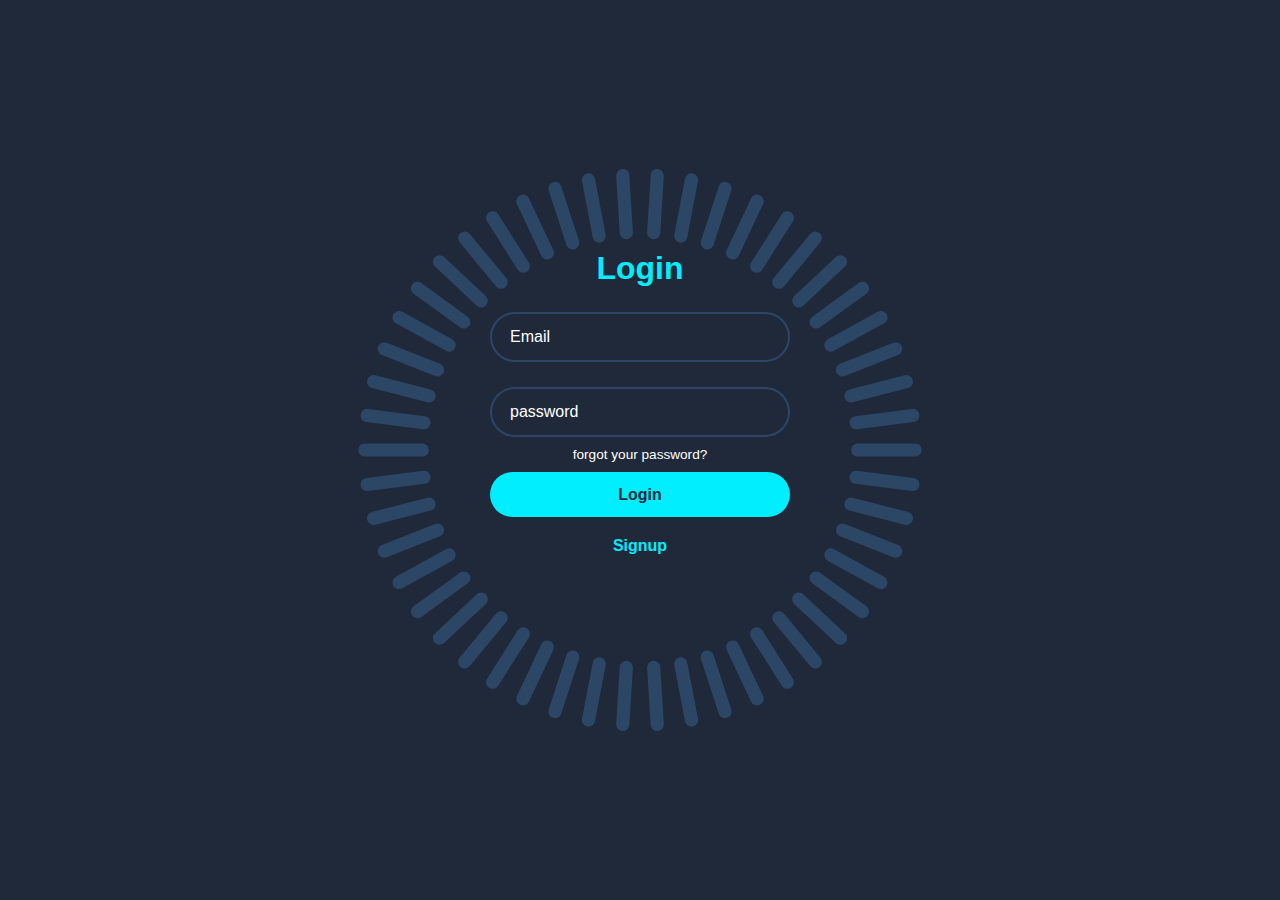
<file: l'odeur.html>
<DOCTYPE html>
  <html lang="en">
    <head>
      <meta charset="UTF-8">
      <meta http-equiv="X-UA-compatible" content="IE-edge">
      <meta name="viewport" content="width-device-width,intial-scale=1.0">
      <title>html css </title>
      <link href="https://upkg.com/boxicons@2.1.4/css/boxicons.min.css" rel="stylesheet">
      <link rel="stylesheet" href="genre.css">
    </head>
    <body>
      <div class="container">
      <div class="login-box">
           <h2>Login</h2>
           <form action="#">
             <div class="input-box">
               <input type="email" required>
               <label>Email</label>
             </div>
             <div class="input-box">
               <input type="password" required>
               <label>password</label>
              </div>
              <div class="forgot-pass">
                  <a href="#">forgot your password?</a>
              </div>
              <button type="submit" class="btn">Login</button>
              <div class="signup-link">
                <a href="#">Signup</a>
              </div>
           </form>
      </div>
      <span style="--i:0;"></span>
      <span style="--i:1;"></span>
      <span style="--i:2;"></span>
      <span style="--i:3;"></span>
      <span style="--i:4;"></span>
      <span style="--i:5;"></span>
      <span style="--i:6;"></span>
      <span style="--i:7;"></span>
      <span style="--i:8;"></span>
      <span style="--i:9;"></span>
      <span style="--i:10;"></span>
      <span style="--i:11;"></span>
      <span style="--i:12;"></span>
      <span style="--i:13;"></span>
      <span style="--i:14;"></span>
      <span style="--i:15;"></span>
      <span style="--i:16;"></span>
      <span style="--i:17;"></span>
      <span style="--i:18;"></span>
      <span style="--i:19;"></span>
      <span style="--i:20;"></span>
      <span style="--i:21;"></span>
      <span style="--i:22;"></span>
      <span style="--i:23;"></span>
      <span style="--i:24;"></span>
      <span style="--i:25;"></span>
      <span style="--i:26;"></span>
      <span style="--i:27;"></span>
      <span style="--i:28;"></span>
      <span style="--i:29;"></span>
      <span style="--i:30;"></span>
      <span style="--i:31;"></span>
      <span style="--i:32;"></span>
      <span style="--i:33;"></span>
      <span style="--i:34;"></span>
      <span style="--i:35;"></span>
      <span style="--i:36;"></span>
      <span style="--i:37;"></span>
      <span style="--i:38;"></span>
      <span style="--i:39;"></span>
      <span style="--i:40;"></span>
      <span style="--i:41;"></span>
      <span style="--i:42;"></span>
      <span style="--i:43;"></span>
      <span style="--i:44;"></span>
      <span style="--i:45;"></span>
      <span style="--i:46;"></span>
      <span style="--i:47;"></span>
      <span style="--i:48;"></span>
      <span style="--i:49;"></span>
    </div>
      
      
      
      </body>
  </html>
</file>
<file: genre.css>
* {
  margin: 0;
  padding: 0;
  box-sizing: border-box;
  font-family: 'Poppins', Sans-Serif;
}
body {
  display: flex;
  justify-content: center;
  align-items: center;
  min-height: 100vh;
  background: #1f293a;
}
.container {
  position: relative;
  width: 256px;
  height: 256px;
  display: flex;
  justify-content: center;
  align-items: center;
}

.container span {
  position: absolute;
  left: 0;
  width: 32px;
  height: 6px;
  background: #2c4766;
  border-radius: 8px;
  transform-origin: 128px;
  transform: scale(2.2)rotate(calc(var(--i) * (360deg / 50)));
  animation: animateBlink 3s linear infinite;
  animation-delay: calc(var(--i) * (3s / 50));
}

@keyframes animateBlink {
  0% {
    background: #0ef;
  }
  25% {
    background: #2c4766;
  }
}
.login-box {
  position: absolute;
  width: 400px;
  height: 400px;
 /* background: red; */
}
.login-box form {
  width: 100%;
  padding: 0 50px;
}
h2 {
  font-size: 2em;
  color: #0ef;
  text-align: center;
}
.input-box {
  position: relative;
  margin: 25px 0;
}
.input-box input {
  width: 100%;
  height: 50px;
  background: transparent;
  border: 2px solid #2c4766;
  outline: none;
  border-radius: 40px;
  font-size: 1em;
  color: #fff;
  padding: 0 20px;
  transition: .5 ease;
}
.input-box input:focus,
.input-box input:valid {
  border-color: #0ef;
}

.input-box label {
  position: absolute;
  top: 50%;
  left: 20px;
  transform: translateY(-50%);
  font-size: 1em;
  color: #fff;
  pointer-events: none;
  transition: .5s ease;
}

.input-box input:focus~label,
.input-box input:valid~label {
  top: 1px;
  font-size: .8em;
  background: #1f293a;
  padding: 0 6px;
  color: #0ef;
}
.forgot-pass {
  margin: -15px 0 10px;
  text-align: center;
}

.forgot-pass a {
  font-size: .85em;
  color: #fff;
  text-decoration: none;
}

.forgot-pass a:hover {
  text-decoration: underline;
}

.btn {
  width: 100%;
  height: 45px;
  background: #0ef;
  border: none;
  outline: none;
  border-radius: 40px;
  cursor: pointer;
  font-size: 1em;
  color: #1f293a;
  font-weight: 600;
}
.signup-link {
  margin: 20px 0 10px;
  text-align: center;
}

.signup-link a {
  font-size: 1em;
  color: #0ef;
  text-decoration: none;
  font-weight: 600;
}

.signup-link a:hover {
  text-decoration: underline;
  
}
</file>
